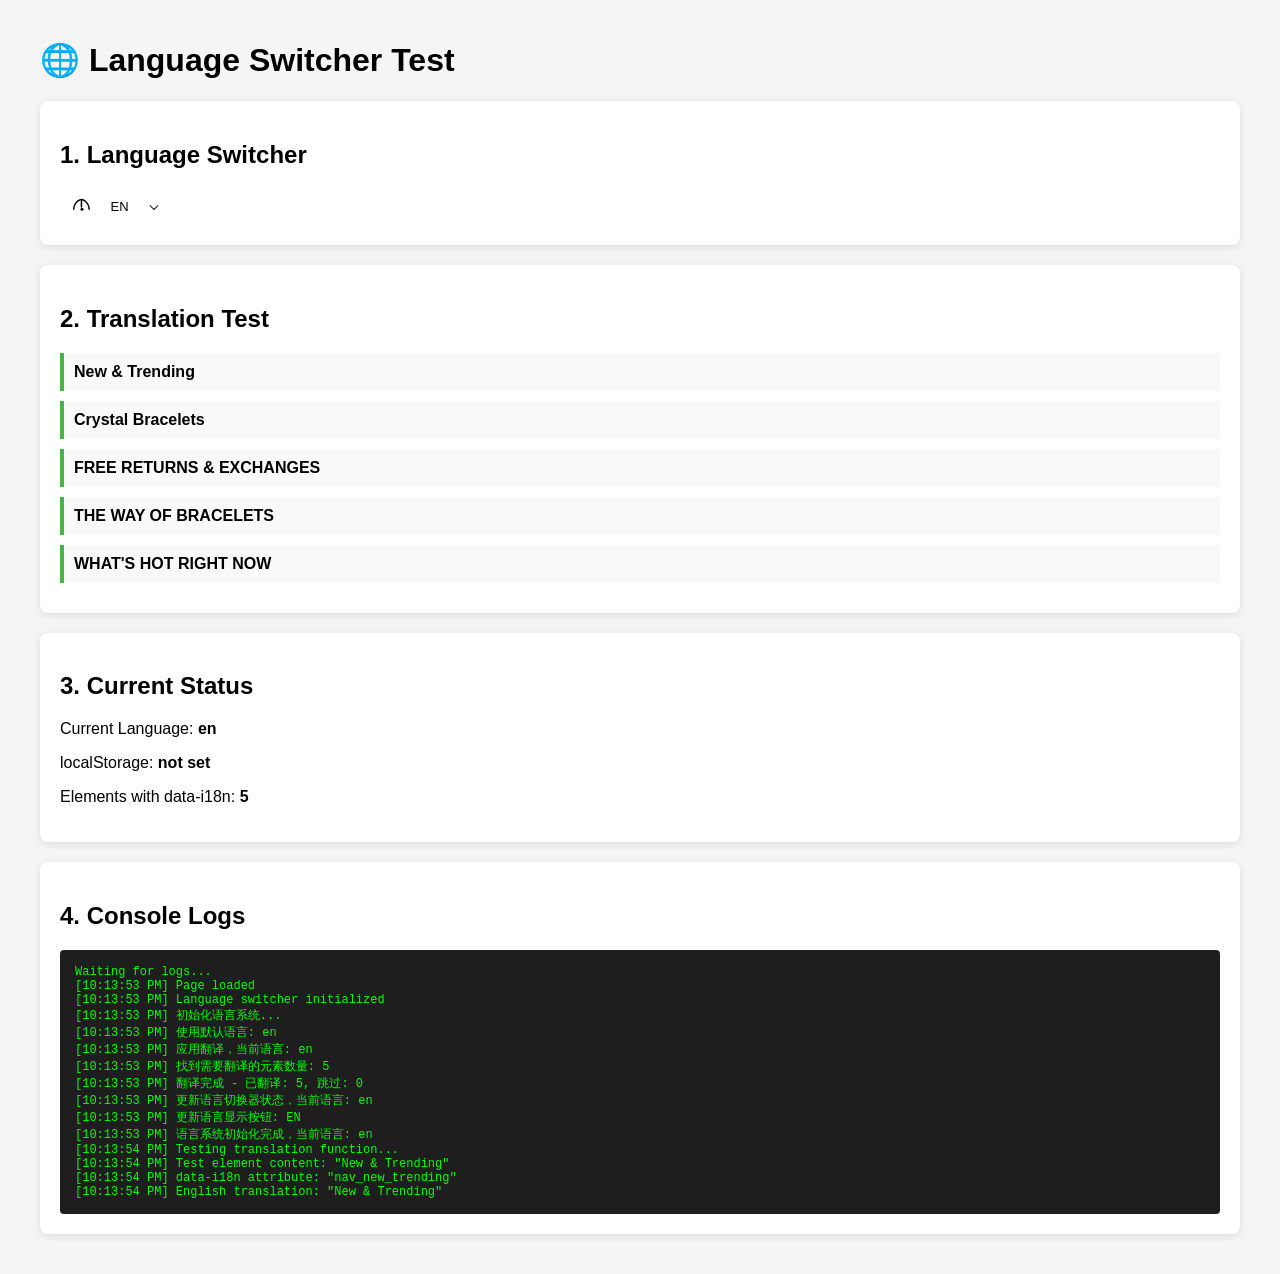
<file: cupshe-clone/test-language-simple.html>
<!DOCTYPE html>
<html lang="en">
<head>
  <meta charset="UTF-8">
  <meta name="viewport" content="width=device-width, initial-scale=1.0">
  <title>Language Switcher Test</title>
  <style>
    body {
      font-family: Arial, sans-serif;
      max-width: 1200px;
      margin: 0 auto;
      padding: 20px;
      background: #f5f5f5;
    }
    .test-section {
      background: white;
      padding: 20px;
      margin: 20px 0;
      border-radius: 8px;
      box-shadow: 0 2px 8px rgba(0,0,0,0.1);
    }
    .test-item {
      padding: 10px;
      margin: 10px 0;
      background: #f9f9f9;
      border-left: 4px solid #4CAF50;
    }
  </style>
</head>
<body>
  <h1>🌐 Language Switcher Test</h1>
  
  <div class="test-section">
    <h2>1. Language Switcher</h2>
    <div class="language-switcher" id="header-language-switcher">
      <div class="lang-switch-btn">
        <svg class="lang-icon" viewBox="0 0 24 24" fill="currentColor" width="18" height="18">
          <path d="M12.87 1.07c-.215-.083-.447-.07-.66.037l-.42.21-.42-.21c-.213-.107-.445-.12-.66-.037C8.04 1.74 6.03 2.93 4.39 4.57 1.5 7.46 0 11.16 0 15.04c0 .55.45 1 1 1s1-.45 1-1c0-3.35 1.3-6.54 3.66-8.9 1.32-1.32 2.89-2.33 4.59-3.02V12c0 .55.45 1 1 1s1-.45 1-1V3.12c1.7.69 3.27 1.7 4.59 3.02 2.36 2.36 3.66 5.55 3.66 8.9 0 .55.45 1 1 1s1-.45 1-1c0-3.88-1.5-7.58-4.39-10.47-1.64-1.64-3.65-2.83-5.35-3.5z"/>
          <circle cx="12" cy="15" r="2"/>
        </svg>
        <span class="lang-display">EN</span>
        <svg width="12" height="12" viewBox="0 0 16 16">
          <path d="M13.8277 6.00298C13.9526 6.12795 13.9526 6.33102 13.8277 6.45597L8.2288 12.0548C8.10385 12.1796 7.90143 12.179 7.7765 12.0541L2.17144 6.44906C2.04652 6.32415 2.04594 6.12174 2.17075 5.99676L2.62374 5.54377C2.74873 5.41909 2.95117 5.41959 3.07604 5.54446L8.00231 10.4707L12.9224 5.55068C13.0473 5.42571 13.2504 5.42571 13.3754 5.55068L13.8277 6.00298Z" fill="currentColor"/>
        </svg>
      </div>
      <div class="lang-dropdown">
        <div class="lang-option" data-lang="zh">
          <span class="lang-label">中文</span>
        </div>
        <div class="lang-option" data-lang="en">
          <span class="lang-label">English</span>
        </div>
      </div>
    </div>
  </div>
  
  <div class="test-section">
    <h2>2. Translation Test</h2>
    
    <div class="test-item">
      <strong data-i18n="nav_new_trending">New & Trending</strong>
    </div>
    
    <div class="test-item">
      <strong data-i18n="nav_crystal_bracelets">Crystal Bracelets</strong>
    </div>
    
    <div class="test-item">
      <strong data-i18n="policy_free_returns">FREE RETURNS & EXCHANGES</strong>
    </div>
    
    <div class="test-item">
      <strong data-i18n="brand_title">THE WAY OF BRACELETS</strong>
    </div>
    
    <div class="test-item">
      <strong data-i18n="hot_products_title">WHAT'S HOT RIGHT NOW</strong>
    </div>
  </div>
  
  <div class="test-section">
    <h2>3. Current Status</h2>
    <p>Current Language: <strong id="current-lang">en</strong></p>
    <p>localStorage: <strong id="storage-lang">not set</strong></p>
    <p>Elements with data-i18n: <strong id="element-count">0</strong></p>
  </div>
  
  <div class="test-section">
    <h2>4. Console Logs</h2>
    <div id="console-log" style="background: #1e1e1e; color: #0f0; padding: 15px; border-radius: 4px; font-family: monospace; font-size: 12px; max-height: 300px; overflow-y: auto;">
      <div>Waiting for logs...</div>
    </div>
  </div>
  
  <link rel="stylesheet" href="css/language-switcher.css">
  <script src="js/language-switcher.js"></script>
  <script>
    // Custom log function
    function log(message, type = 'info') {
      const consoleLog = document.getElementById('console-log');
      const logEntry = document.createElement('div');
      logEntry.style.color = type === 'error' ? '#f44336' : type === 'success' ? '#4CAF50' : '#0f0';
      logEntry.textContent = `[${new Date().toLocaleTimeString()}] ${message}`;
      consoleLog.appendChild(logEntry);
      consoleLog.scrollTop = consoleLog.scrollHeight;
    }
    
    // Override console.log
    const originalLog = console.log;
    console.log = function(...args) {
      originalLog.apply(console, args);
      log(args.join(' '));
    };
    
    console.error = function(...args) {
      log(args.join(' '), 'error');
    };
    
    // Listen for language change event
    window.addEventListener('languageChanged', (e) => {
      log(`Language changed to: ${e.detail.lang}`, 'success');
      updateStatus();
    });
    
    // Update status display
    function updateStatus() {
      const currentLang = window.LanguageSwitcher ? window.LanguageSwitcher.getCurrent() : 'unknown';
      const storageLang = localStorage.getItem('preferredLanguage') || 'not set';
      const elementCount = document.querySelectorAll('[data-i18n]').length;
      
      document.getElementById('current-lang').textContent = currentLang;
      document.getElementById('storage-lang').textContent = storageLang;
      document.getElementById('element-count').textContent = elementCount;
    }
    
    // Initialize
    log('Page loaded');
    log('Language switcher initialized');
    updateStatus();
    
    // Test translation function
    setTimeout(() => {
      log('Testing translation function...');
      const testElement = document.querySelector('[data-i18n="nav_new_trending"]');
      if (testElement) {
        log(`Test element content: "${testElement.textContent}"`);
        log(`data-i18n attribute: "${testElement.getAttribute('data-i18n')}"`);
      }
      
      const currentLang = window.LanguageSwitcher.getCurrent();
      const translation = window.LanguageSwitcher.translate('nav_new_trending', 'en');
      log(`English translation: "${translation}"`);
    }, 1000);
  </script>
</body>
</html>
</file>
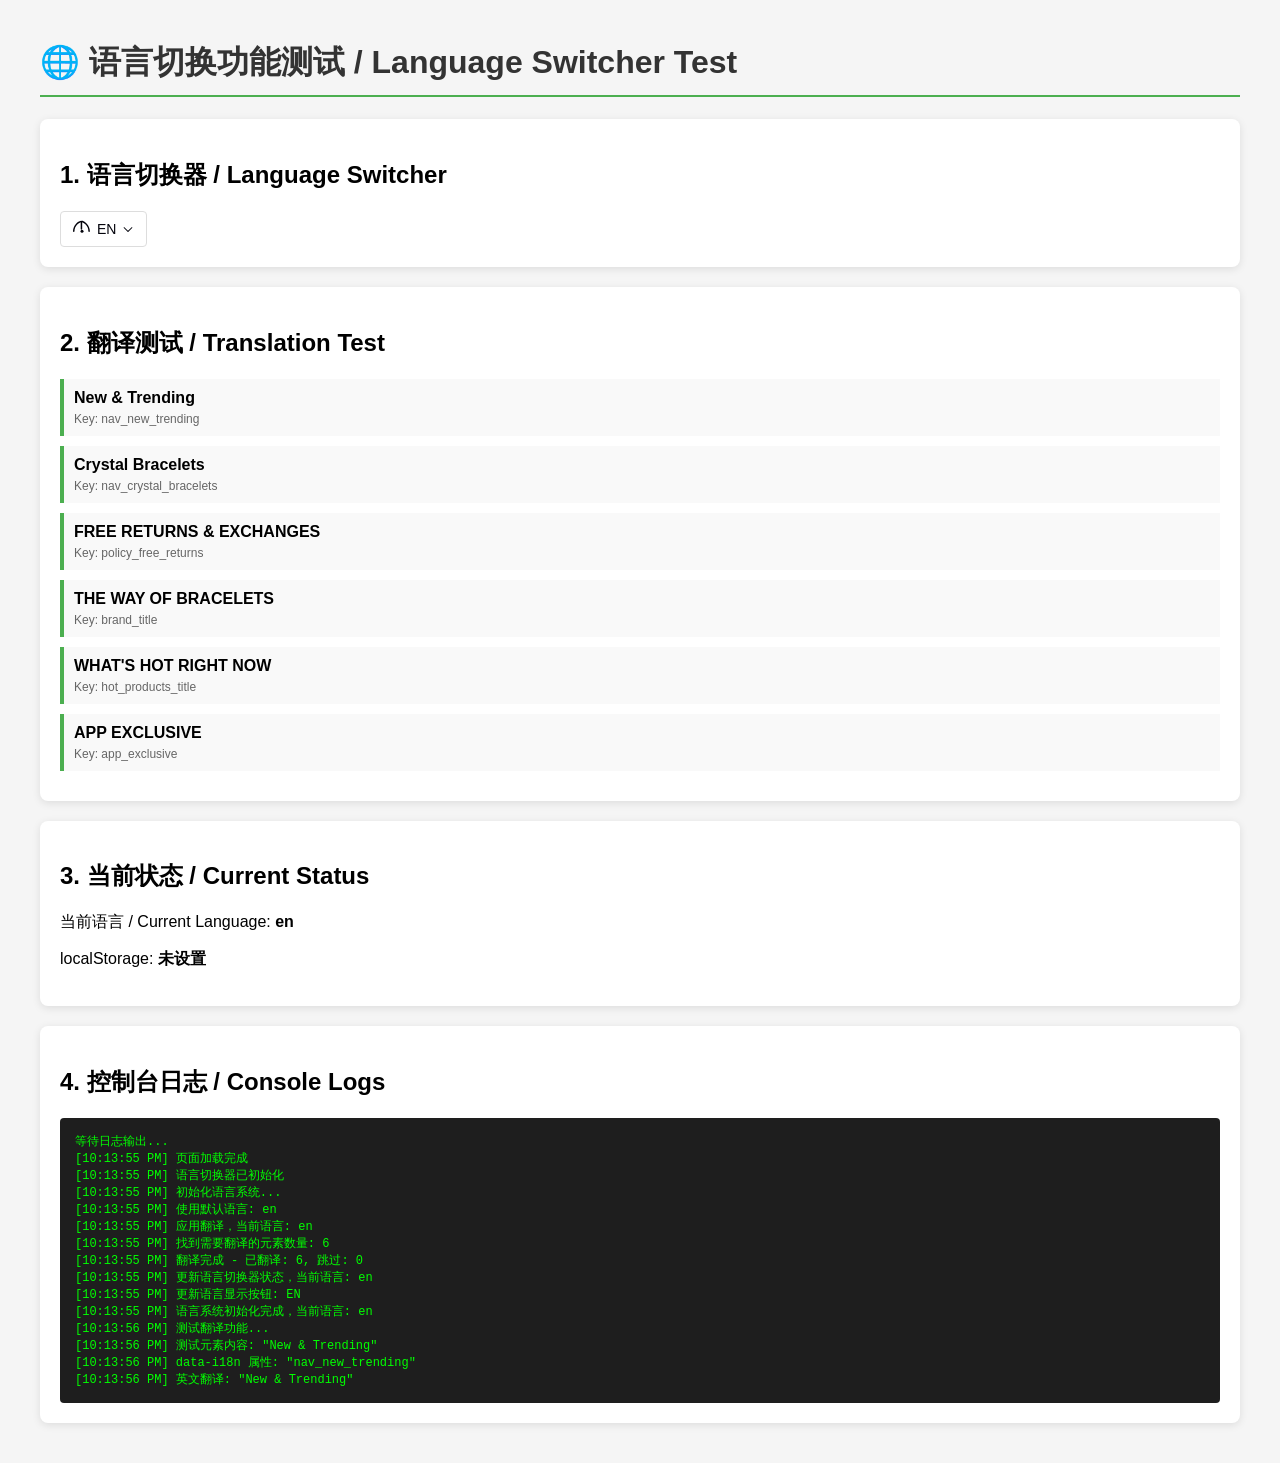
<file: cupshe-clone/test-language.html>
<!DOCTYPE html>
<html lang="zh-CN">
<head>
  <meta charset="UTF-8">
  <meta name="viewport" content="width=device-width, initial-scale=1.0">
  <title>语言切换测试 - Language Switcher Test</title>
  <style>
    body {
      font-family: 'Microsoft YaHei', Arial, sans-serif;
      max-width: 1200px;
      margin: 0 auto;
      padding: 20px;
      background: #f5f5f5;
    }
    
    h1 {
      color: #333;
      border-bottom: 2px solid #4CAF50;
      padding-bottom: 10px;
    }
    
    .test-section {
      background: white;
      padding: 20px;
      margin: 20px 0;
      border-radius: 8px;
      box-shadow: 0 2px 8px rgba(0,0,0,0.1);
    }
    
    .test-item {
      padding: 10px;
      margin: 10px 0;
      background: #f9f9f9;
      border-left: 4px solid #4CAF50;
    }
    
    .test-item span {
      display: block;
      color: #666;
      font-size: 12px;
      margin-top: 5px;
    }
    
    .status {
      display: inline-block;
      padding: 4px 12px;
      border-radius: 4px;
      font-size: 12px;
      font-weight: bold;
      margin-left: 10px;
    }
    
    .status.success {
      background: #4CAF50;
      color: white;
    }
    
    .status.error {
      background: #f44336;
      color: white;
    }
    
    .language-switcher {
      position: relative;
      display: inline-block;
      cursor: pointer;
      padding: 8px 12px;
      border-radius: 4px;
      transition: all 0.3s ease;
      font-size: 14px;
      color: #04040C;
      background: white;
      border: 1px solid #ddd;
    }
    
    .language-switcher:hover {
      background: rgba(0, 0, 0, 0.05);
    }
    
    .lang-switch-btn {
      display: flex;
      align-items: center;
      gap: 6px;
      font-weight: 500;
    }
    
    .lang-dropdown {
      position: absolute;
      top: 100%;
      right: 0;
      margin-top: 8px;
      background: #fff;
      border-radius: 8px;
      box-shadow: 0 4px 20px rgba(0, 0, 0, 0.15);
      min-width: 140px;
      opacity: 0;
      visibility: hidden;
      transform: translateY(-10px);
      transition: all 0.3s ease;
      z-index: 1000;
      overflow: hidden;
    }
    
    .language-switcher:hover .lang-dropdown,
    .language-switcher.active .lang-dropdown {
      opacity: 1;
      visibility: visible;
      transform: translateY(0);
    }
    
    .lang-option {
      display: flex;
      align-items: center;
      gap: 10px;
      padding: 12px 16px;
      cursor: pointer;
      transition: background 0.2s ease;
      color: #04040C;
      font-size: 14px;
    }
    
    .lang-option:hover {
      background: rgba(0, 0, 0, 0.05);
    }
    
    .lang-option.active {
      background: rgba(0, 0, 0, 0.08);
      font-weight: 600;
    }
    
    .lang-toast {
      position: fixed;
      bottom: 30px;
      left: 50%;
      transform: translateX(-50%) translateY(100px);
      background: rgba(0, 0, 0, 0.8);
      color: #fff;
      padding: 12px 24px;
      border-radius: 8px;
      font-size: 14px;
      opacity: 0;
      transition: all 0.3s ease;
      z-index: 9999;
      backdrop-filter: blur(10px);
    }
    
    .lang-toast.show {
      transform: translateX(-50%) translateY(0);
      opacity: 1;
    }
  </style>
</head>
<body>
  <h1>🌐 语言切换功能测试 / Language Switcher Test</h1>
  
  <div class="test-section">
    <h2>1. 语言切换器 / Language Switcher</h2>
    <div class="language-switcher" id="header-language-switcher">
      <div class="lang-switch-btn">
        <svg class="lang-icon" viewBox="0 0 24 24" fill="currentColor" width="18" height="18">
          <path d="M12.87 1.07c-.215-.083-.447-.07-.66.037l-.42.21-.42-.21c-.213-.107-.445-.12-.66-.037C8.04 1.74 6.03 2.93 4.39 4.57 1.5 7.46 0 11.16 0 15.04c0 .55.45 1 1 1s1-.45 1-1c0-3.35 1.3-6.54 3.66-8.9 1.32-1.32 2.89-2.33 4.59-3.02V12c0 .55.45 1 1 1s1-.45 1-1V3.12c1.7.69 3.27 1.7 4.59 3.02 2.36 2.36 3.66 5.55 3.66 8.9 0 .55.45 1 1 1s1-.45 1-1c0-3.88-1.5-7.58-4.39-10.47-1.64-1.64-3.65-2.83-5.35-3.5z"/>
          <circle cx="12" cy="15" r="2"/>
        </svg>
        <span class="lang-display">中文</span>
        <svg width="12" height="12" viewBox="0 0 16 16">
          <path d="M13.8277 6.00298C13.9526 6.12795 13.9526 6.33102 13.8277 6.45597L8.2288 12.0548C8.10385 12.1796 7.90143 12.179 7.7765 12.0541L2.17144 6.44906C2.04652 6.32415 2.04594 6.12174 2.17075 5.99676L2.62374 5.54377C2.74873 5.41909 2.95117 5.41959 3.07604 5.54446L8.00231 10.4707L12.9224 5.55068C13.0473 5.42571 13.2504 5.42571 13.3754 5.55068L13.8277 6.00298Z" fill="currentColor"/>
        </svg>
      </div>
      <div class="lang-dropdown">
        <div class="lang-option" data-lang="zh">
          <span class="lang-label">中文</span>
        </div>
        <div class="lang-option" data-lang="en">
          <span class="lang-label">English</span>
        </div>
      </div>
    </div>
  </div>
  
  <div class="test-section">
    <h2>2. 翻译测试 / Translation Test</h2>
    
    <div class="test-item">
      <strong data-i18n="nav_new_trending">新品热卖</strong>
      <span>Key: nav_new_trending</span>
    </div>
    
    <div class="test-item">
      <strong data-i18n="nav_crystal_bracelets">水晶手串</strong>
      <span>Key: nav_crystal_bracelets</span>
    </div>
    
    <div class="test-item">
      <strong data-i18n="policy_free_returns">免费退换货</strong>
      <span>Key: policy_free_returns</span>
    </div>
    
    <div class="test-item">
      <strong data-i18n="brand_title">手串之道</strong>
      <span>Key: brand_title</span>
    </div>
    
    <div class="test-item">
      <strong data-i18n="hot_products_title">当季热卖推荐</strong>
      <span>Key: hot_products_title</span>
    </div>
    
    <div class="test-item">
      <strong data-i18n="app_exclusive">APP 专享礼遇</strong>
      <span>Key: app_exclusive</span>
    </div>
  </div>
  
  <div class="test-section">
    <h2>3. 当前状态 / Current Status</h2>
    <div id="status-display">
      <p>当前语言 / Current Language: <strong id="current-lang">zh</strong></p>
      <p>localStorage: <strong id="storage-lang">未设置</strong></p>
    </div>
  </div>
  
  <div class="test-section">
    <h2>4. 控制台日志 / Console Logs</h2>
    <div id="console-log" style="background: #1e1e1e; color: #0f0; padding: 15px; border-radius: 4px; font-family: monospace; font-size: 12px; max-height: 300px; overflow-y: auto;">
      <div>等待日志输出...</div>
    </div>
  </div>
  
  <script src="js/language-switcher.js"></script>
  <script>
    // 自定义日志函数
    function log(message, type = 'info') {
      const consoleLog = document.getElementById('console-log');
      const logEntry = document.createElement('div');
      logEntry.style.color = type === 'error' ? '#f44336' : type === 'success' ? '#4CAF50' : '#0f0';
      logEntry.textContent = `[${new Date().toLocaleTimeString()}] ${message}`;
      consoleLog.appendChild(logEntry);
      consoleLog.scrollTop = consoleLog.scrollHeight;
    }
    
    // 重写 console.log
    const originalLog = console.log;
    console.log = function(...args) {
      originalLog.apply(console, args);
      log(args.join(' '));
    };
    
    console.error = function(...args) {
      log(args.join(' '), 'error');
    };
    
    // 监听语言切换事件
    window.addEventListener('languageChanged', (e) => {
      log(`语言已切换到: ${e.detail.lang}`, 'success');
      updateStatus();
    });
    
    // 更新状态显示
    function updateStatus() {
      const currentLang = window.LanguageSwitcher ? window.LanguageSwitcher.getCurrent() : 'unknown';
      const storageLang = localStorage.getItem('preferredLanguage') || '未设置';
      
      document.getElementById('current-lang').textContent = currentLang;
      document.getElementById('storage-lang').textContent = storageLang;
    }
    
    // 初始化
    log('页面加载完成');
    log('语言切换器已初始化');
    updateStatus();
    
    // 测试翻译功能
    setTimeout(() => {
      log('测试翻译功能...');
      const testElement = document.querySelector('[data-i18n="nav_new_trending"]');
      if (testElement) {
        log(`测试元素内容: "${testElement.textContent}"`);
        log(`data-i18n 属性: "${testElement.getAttribute('data-i18n')}"`);
      }
      
      const currentLang = window.LanguageSwitcher.getCurrent();
      const translation = window.LanguageSwitcher.translate('nav_new_trending', 'en');
      log(`英文翻译: "${translation}"`);
    }, 1000);
  </script>
</body>
</html>
</file>
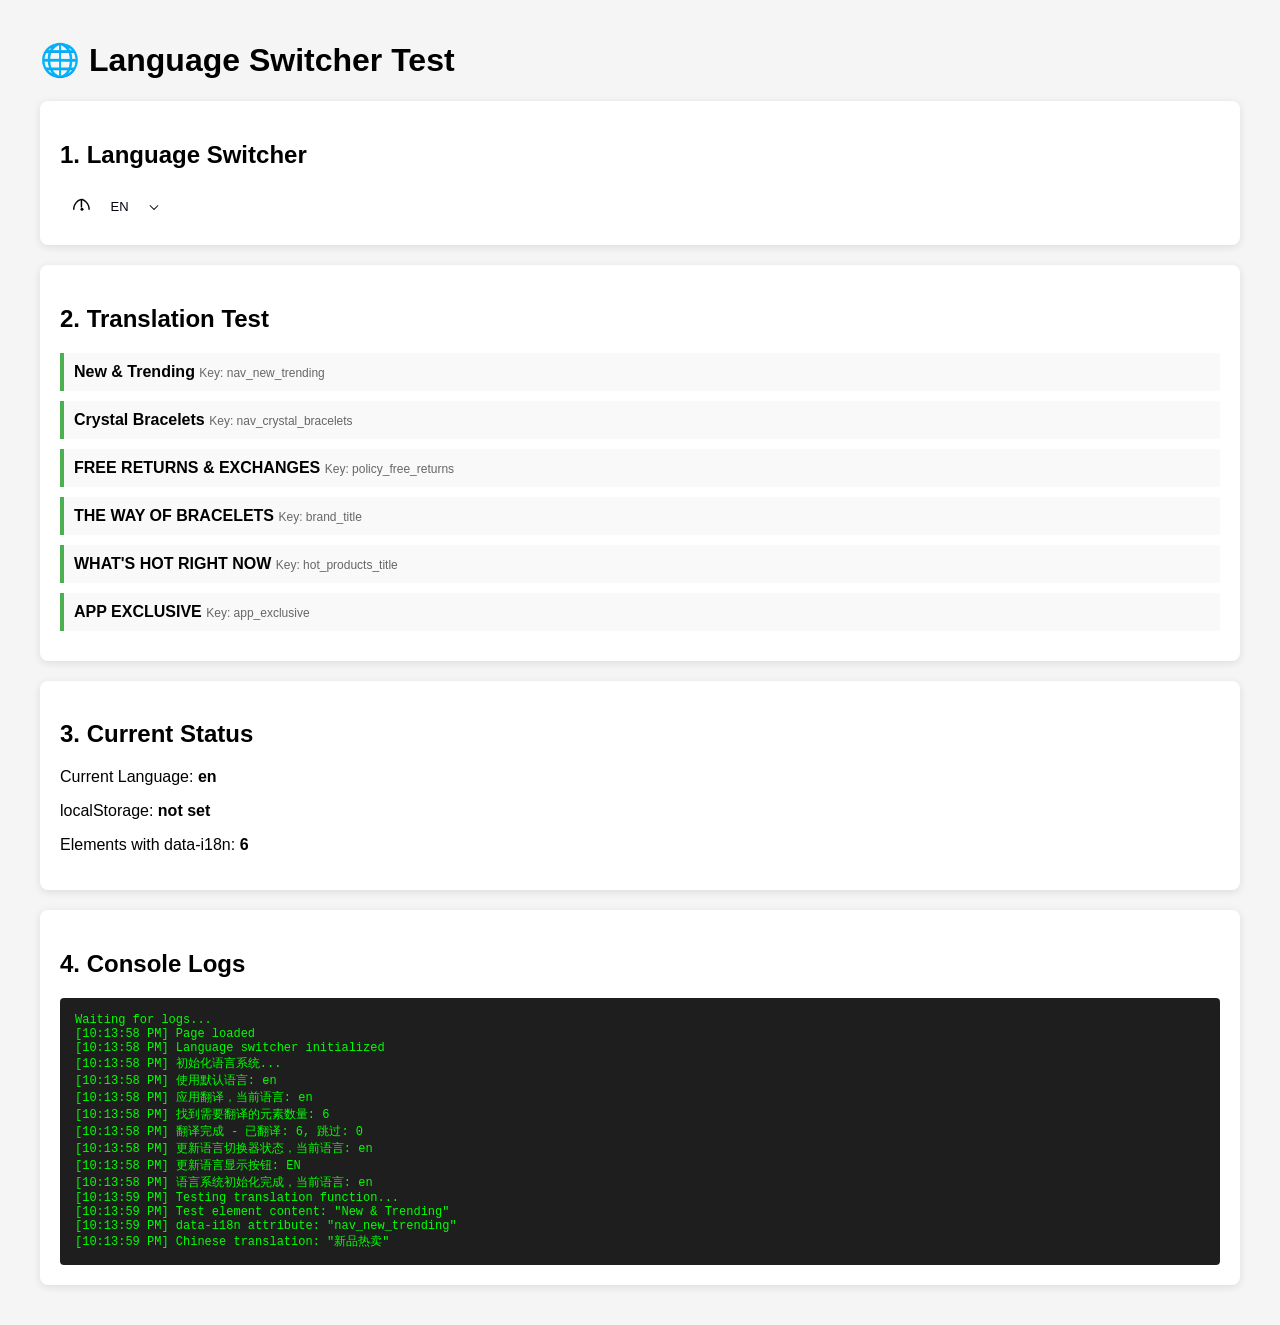
<file: cupshe-clone/test-simple.html>
<!DOCTYPE html>
<html lang="en">
<head>
  <meta charset="UTF-8">
  <meta name="viewport" content="width=device-width, initial-scale=1.0">
  <title>Language Switcher Test</title>
  <link rel="stylesheet" href="css/language-switcher.css">
  <style>
    body {
      font-family: Arial, sans-serif;
      max-width: 1200px;
      margin: 0 auto;
      padding: 20px;
      background: #f5f5f5;
    }
    .test-section {
      background: white;
      padding: 20px;
      margin: 20px 0;
      border-radius: 8px;
      box-shadow: 0 2px 8px rgba(0,0,0,0.1);
    }
    .test-item {
      padding: 10px;
      margin: 10px 0;
      background: #f9f9f9;
      border-left: 4px solid #4CAF50;
    }
  </style>
</head>
<body>
  <h1>🌐 Language Switcher Test</h1>
  
  <div class="test-section">
    <h2>1. Language Switcher</h2>
    <div class="language-switcher" id="header-language-switcher">
      <div class="lang-switch-btn">
        <svg class="lang-icon" viewBox="0 0 24 24" fill="currentColor" width="18" height="18">
          <path d="M12.87 1.07c-.215-.083-.447-.07-.66.037l-.42.21-.42-.21c-.213-.107-.445-.12-.66-.037C8.04 1.74 6.03 2.93 4.39 4.57 1.5 7.46 0 11.16 0 15.04c0 .55.45 1 1 1s1-.45 1-1c0-3.35 1.3-6.54 3.66-8.9 1.32-1.32 2.89-2.33 4.59-3.02V12c0 .55.45 1 1 1s1-.45 1-1V3.12c1.7.69 3.27 1.7 4.59 3.02 2.36 2.36 3.66 5.55 3.66 8.9 0 .55.45 1 1 1s1-.45 1-1c0-3.88-1.5-7.58-4.39-10.47-1.64-1.64-3.65-2.83-5.35-3.5z"/>
          <circle cx="12" cy="15" r="2"/>
        </svg>
        <span class="lang-display">EN</span>
        <svg width="12" height="12" viewBox="0 0 16 16">
          <path d="M13.8277 6.00298C13.9526 6.12795 13.9526 6.33102 13.8277 6.45597L8.2288 12.0548C8.10385 12.1796 7.90143 12.179 7.7765 12.0541L2.17144 6.44906C2.04652 6.32415 2.04594 6.12174 2.17075 5.99676L2.62374 5.54377C2.74873 5.41909 2.95117 5.41959 3.07604 5.54446L8.00231 10.4707L12.9224 5.55068C13.0473 5.42571 13.2504 5.42571 13.3754 5.55068L13.8277 6.00298Z" fill="currentColor"/>
        </svg>
      </div>
      <div class="lang-dropdown">
        <div class="lang-option" data-lang="zh">
          <span class="lang-label">中文</span>
        </div>
        <div class="lang-option" data-lang="en">
          <span class="lang-label">English</span>
        </div>
      </div>
    </div>
  </div>
  
  <div class="test-section">
    <h2>2. Translation Test</h2>
    
    <div class="test-item">
      <strong data-i18n="nav_new_trending">New & Trending</strong>
      <span style="color: #666; font-size: 12px;">Key: nav_new_trending</span>
    </div>
    
    <div class="test-item">
      <strong data-i18n="nav_crystal_bracelets">Crystal Bracelets</strong>
      <span style="color: #666; font-size: 12px;">Key: nav_crystal_bracelets</span>
    </div>
    
    <div class="test-item">
      <strong data-i18n="policy_free_returns">FREE RETURNS & EXCHANGES</strong>
      <span style="color: #666; font-size: 12px;">Key: policy_free_returns</span>
    </div>
    
    <div class="test-item">
      <strong data-i18n="brand_title">THE WAY OF BRACELETS</strong>
      <span style="color: #666; font-size: 12px;">Key: brand_title</span>
    </div>
    
    <div class="test-item">
      <strong data-i18n="hot_products_title">WHAT'S HOT RIGHT NOW</strong>
      <span style="color: #666; font-size: 12px;">Key: hot_products_title</span>
    </div>
    
    <div class="test-item">
      <strong data-i18n="app_exclusive">APP EXCLUSIVE</strong>
      <span style="color: #666; font-size: 12px;">Key: app_exclusive</span>
    </div>
  </div>
  
  <div class="test-section">
    <h2>3. Current Status</h2>
    <p>Current Language: <strong id="current-lang">en</strong></p>
    <p>localStorage: <strong id="storage-lang">not set</strong></p>
    <p>Elements with data-i18n: <strong id="element-count">0</strong></p>
  </div>
  
  <div class="test-section">
    <h2>4. Console Logs</h2>
    <div id="console-log" style="background: #1e1e1e; color: #0f0; padding: 15px; border-radius: 4px; font-family: monospace; font-size: 12px; max-height: 300px; overflow-y: auto;">
      <div>Waiting for logs...</div>
    </div>
  </div>
  
  <script src="js/language-switcher.js"></script>
  <script>
    // Custom log function
    function log(message, type = 'info') {
      const consoleLog = document.getElementById('console-log');
      const logEntry = document.createElement('div');
      logEntry.style.color = type === 'error' ? '#f44336' : type === 'success' ? '#4CAF50' : '#0f0';
      logEntry.textContent = `[${new Date().toLocaleTimeString()}] ${message}`;
      consoleLog.appendChild(logEntry);
      consoleLog.scrollTop = consoleLog.scrollHeight;
    }
    
    // Override console.log
    const originalLog = console.log;
    console.log = function(...args) {
      originalLog.apply(console, args);
      log(args.join(' '));
    };
    
    console.error = function(...args) {
      log(args.join(' '), 'error');
    };
    
    // Listen for language change event
    window.addEventListener('languageChanged', (e) => {
      log(`Language changed to: ${e.detail.lang}`, 'success');
      updateStatus();
    });
    
    // Update status display
    function updateStatus() {
      const currentLang = window.LanguageSwitcher ? window.LanguageSwitcher.getCurrent() : 'unknown';
      const storageLang = localStorage.getItem('preferredLanguage') || 'not set';
      const elementCount = document.querySelectorAll('[data-i18n]').length;
      
      document.getElementById('current-lang').textContent = currentLang;
      document.getElementById('storage-lang').textContent = storageLang;
      document.getElementById('element-count').textContent = elementCount;
    }
    
    // Initialize
    log('Page loaded');
    log('Language switcher initialized');
    updateStatus();
    
    // Test translation function
    setTimeout(() => {
      log('Testing translation function...');
      const testElement = document.querySelector('[data-i18n="nav_new_trending"]');
      if (testElement) {
        log(`Test element content: "${testElement.textContent}"`);
        log(`data-i18n attribute: "${testElement.getAttribute('data-i18n')}"`);
      }
      
      const currentLang = window.LanguageSwitcher.getCurrent();
      const translation = window.LanguageSwitcher.translate('nav_new_trending', 'zh');
      log(`Chinese translation: "${translation}"`);
    }, 1000);
  </script>
</body>
</html>
</file>
<file: cupshe-clone/css/language-switcher.css>
/**
 * 语言切换器样式 / Language Switcher Styles
 */

/* 语言切换按钮 / Language Switch Button */
.language-switcher {
  position: relative;
  display: inline-block;
  cursor: pointer;
  padding: 8px 12px;
  border-radius: 4px;
  transition: all 0.3s ease;
  font-size: 14px;
  color: #04040C;
  background: transparent;
  border: 1px solid transparent;
}

.language-switcher:hover {
  background: rgba(0, 0, 0, 0.05);
}

.language-switcher.active {
  background: rgba(0, 0, 0, 0.08);
}

.lang-switch-btn {
  display: flex;
  align-items: center;
  gap: 6px;
  font-weight: 500;
}

.lang-icon {
  width: 18px;
  height: 18px;
  fill: currentColor;
}

.lang-display {
  font-size: 13px;
  min-width: 45px;
  text-align: center;
}

/* 语言下拉菜单 / Language Dropdown */
.lang-dropdown {
  position: absolute;
  top: 100%;
  right: 0;
  margin-top: 8px;
  background: #fff;
  border-radius: 8px;
  box-shadow: 0 4px 20px rgba(0, 0, 0, 0.15);
  min-width: 140px;
  opacity: 0;
  visibility: hidden;
  transform: translateY(-10px);
  transition: all 0.3s ease;
  z-index: 1000;
  overflow: hidden;
}

.language-switcher:hover .lang-dropdown,
.language-switcher.active .lang-dropdown {
  opacity: 1;
  visibility: visible;
  transform: translateY(0);
}

.lang-option {
  display: flex;
  align-items: center;
  gap: 10px;
  padding: 12px 16px;
  cursor: pointer;
  transition: background 0.2s ease;
  color: #04040C;
  font-size: 14px;
}

.lang-option:hover {
  background: rgba(0, 0, 0, 0.05);
}

.lang-option.active {
  background: rgba(0, 0, 0, 0.08);
  font-weight: 600;
}

.lang-flag {
  width: 20px;
  height: 15px;
  border-radius: 2px;
  object-fit: cover;
  border: 1px solid rgba(0, 0, 0, 0.1);
}

.lang-label {
  flex: 1;
}

/* 移动端样式 / Mobile Styles */
@media (max-width: 768px) {
  .language-switcher {
    padding: 10px 14px;
  }
  
  .lang-dropdown {
    right: -10px;
    min-width: 160px;
  }
  
  .lang-option {
    padding: 14px 18px;
  }
}

/* 深色模式支持 / Dark Mode Support */
@media (prefers-color-scheme: dark) {
  .language-switcher:hover {
    background: rgba(255, 255, 255, 0.1);
  }
  
  .language-switcher.active {
    background: rgba(255, 255, 255, 0.15);
  }
  
  .lang-dropdown {
    background: #1a1a1a;
    box-shadow: 0 4px 20px rgba(0, 0, 0, 0.4);
  }
  
  .lang-option {
    color: #fff;
  }
  
  .lang-option:hover {
    background: rgba(255, 255, 255, 0.1);
  }
  
  .lang-option.active {
    background: rgba(255, 255, 255, 0.15);
  }
}

/* 动画效果 / Animation Effects */
@keyframes langSlideIn {
  from {
    opacity: 0;
    transform: translateY(-10px);
  }
  to {
    opacity: 1;
    transform: translateY(0);
  }
}

.lang-dropdown {
  animation: langSlideIn 0.3s ease forwards;
}

/* 语言切换提示 / Language Switch Toast */
.lang-toast {
  position: fixed;
  bottom: 30px;
  left: 50%;
  transform: translateX(-50%) translateY(100px);
  background: rgba(0, 0, 0, 0.8);
  color: #fff;
  padding: 12px 24px;
  border-radius: 8px;
  font-size: 14px;
  opacity: 0;
  transition: all 0.3s ease;
  z-index: 9999;
  backdrop-filter: blur(10px);
}

.lang-toast.show {
  transform: translateX(-50%) translateY(0);
  opacity: 1;
}

@media (max-width: 768px) {
  .lang-toast {
    left: 20px;
    right: 20px;
    transform: translateX(0) translateY(100px);
  }
  
  .lang-toast.show {
    transform: translateX(0) translateY(0);
  }
}
</file>
